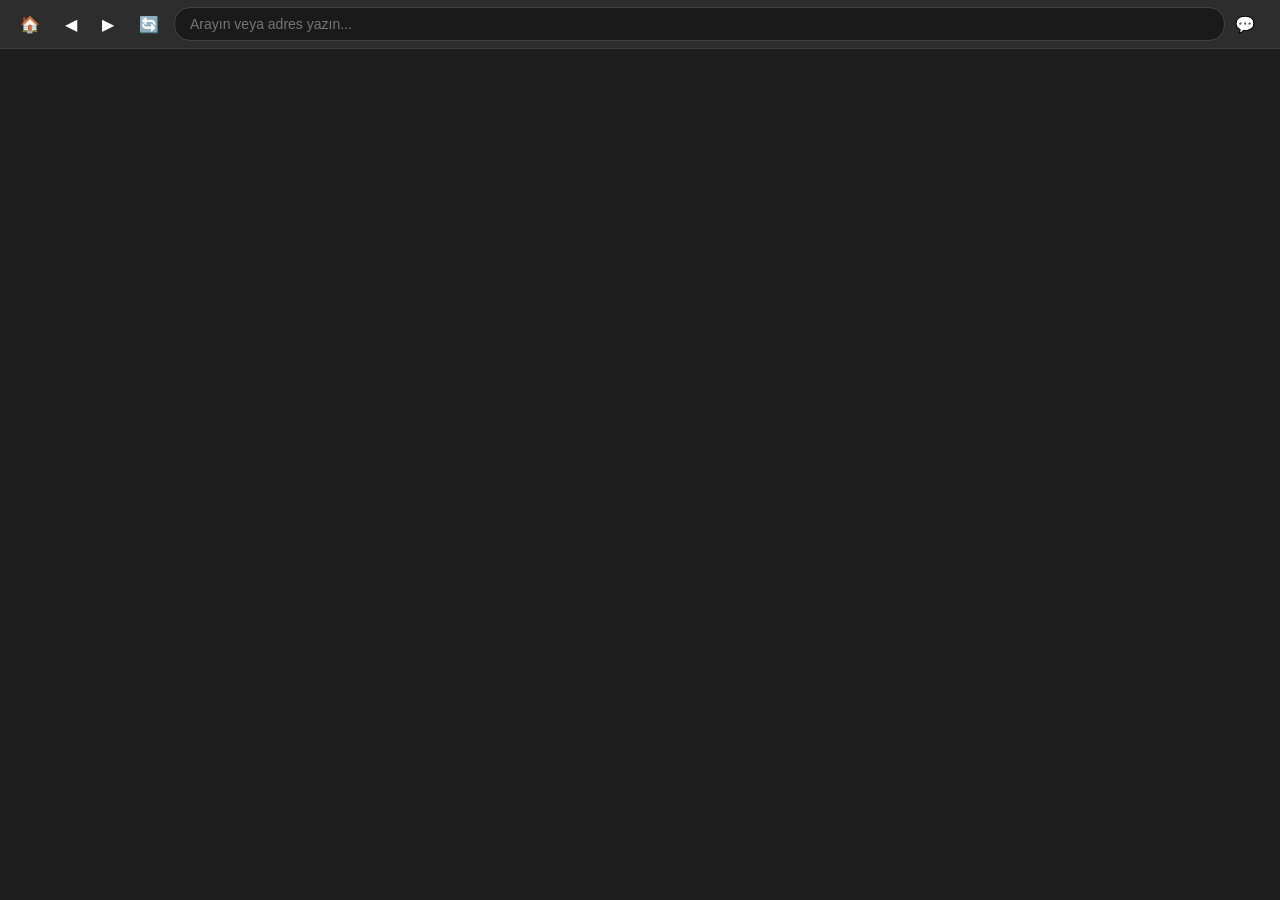
<file: index.html>
<!DOCTYPE html>
<html lang="tr">
<head>
  <meta charset="UTF-8">
  <title>Finebit Browser</title>
  <link rel="stylesheet" href="style.css">
  <style>
    /* Geri Bildirim Penceresi Stilleri */
    #feedback-modal {
      display: none;
      position: fixed;
      top: 50%;
      left: 50%;
      transform: translate(-50%, -50%);
      background: #1e293b;
      color: white;
      padding: 20px;
      border-radius: 12px;
      box-shadow: 0 10px 25px rgba(0,0,0,0.5);
      z-index: 9999;
      width: 320px;
      font-family: sans-serif;
    }
    #feedback-modal h3 { margin-top: 0; color: #38bdf8; }
    #feedback-modal input, #feedback-modal textarea {
      width: 100%;
      margin: 8px 0;
      padding: 8px;
      border-radius: 6px;
      border: 1px solid #475569;
      background: #0f172a;
      color: white;
      box-sizing: border-box;
    }
    #feedback-modal button.send-btn {
      width: 100%;
      background: #38bdf8;
      border: none;
      color: #0f172a;
      font-weight: bold;
      padding: 8px;
      border-radius: 6px;
      cursor: pointer;
    }
    #feedback-modal button.close-btn {
      background: transparent;
      border: none;
      color: #94a3b8;
      float: right;
      cursor: pointer;
      font-size: 16px;
    }
  </style>
</head>
<body>
  <div id="toolbar">
    <button id="home" title="Ana Sayfa">🏠</button>
    <button id="back">◀</button>
    <button id="forward">▶</button>
    <button id="reload">🔄</button>
    <input type="text" id="url-input" placeholder="Arayın veya adres yazın...">
    <button id="feedback-btn" title="Hata / Geri Bildirim Yap">💬</button>
  </div>

  <webview id="browser-view" src="home.html"></webview>

  <!-- Finebit İçi Hata Bildirim Penceresi -->
  <div id="feedback-modal">
    <button class="close-btn" id="close-feedback">✖</button>
    <h3>Finebit Geri Bildirim</h3>
    <form action="https://formspree.io/f/xoeevjqn" method="POST">
      <input type="email" name="email" placeholder="E-posta adresiniz" required>
      <textarea name="message" rows="4" placeholder="Karşılaştığınız hatayı veya önerinizi yazın..." required></textarea>
      <button type="submit" class="send-btn">Gönder</button>
    </form>
  </div>

  <script>
    const webview = document.getElementById('browser-view');
    const urlInput = document.getElementById('url-input');
    const homeBtn = document.getElementById('home');
    const backBtn = document.getElementById('back');
    const forwardBtn = document.getElementById('forward');
    const reloadBtn = document.getElementById('reload');

    // Geri Bildirim Buton ve Modal Mantığı
    const feedbackBtn = document.getElementById('feedback-btn');
    const feedbackModal = document.getElementById('feedback-modal');
    const closeFeedback = document.getElementById('close-feedback');

    feedbackBtn.addEventListener('click', () => {
      feedbackModal.style.display = 'block';
    });

    closeFeedback.addEventListener('click', () => {
      feedbackModal.style.display = 'none';
    });

    webview.addEventListener('dom-ready', () => {
      let currentURL = webview.getURL();
      if (currentURL.endsWith('home.html')) {
        urlInput.value = '';
      } else {
        urlInput.value = currentURL;
      }
    });

    homeBtn.addEventListener('click', () => { webview.src = 'home.html'; });
    backBtn.addEventListener('click', () => { if (webview.canGoBack()) webview.goBack(); });
    forwardBtn.addEventListener('click', () => { if (webview.canGoForward()) webview.goForward(); });
    reloadBtn.addEventListener('click', () => { webview.reload(); });

    urlInput.addEventListener('keydown', (e) => {
      if (e.key === 'Enter') {
        let url = urlInput.value.trim();
        if (!url.startsWith('http://') && !url.startsWith('https://')) {
          url = 'https://' + url;
        }
        webview.src = url;
      }
    });
  </script>
</body>
</html>
</file>
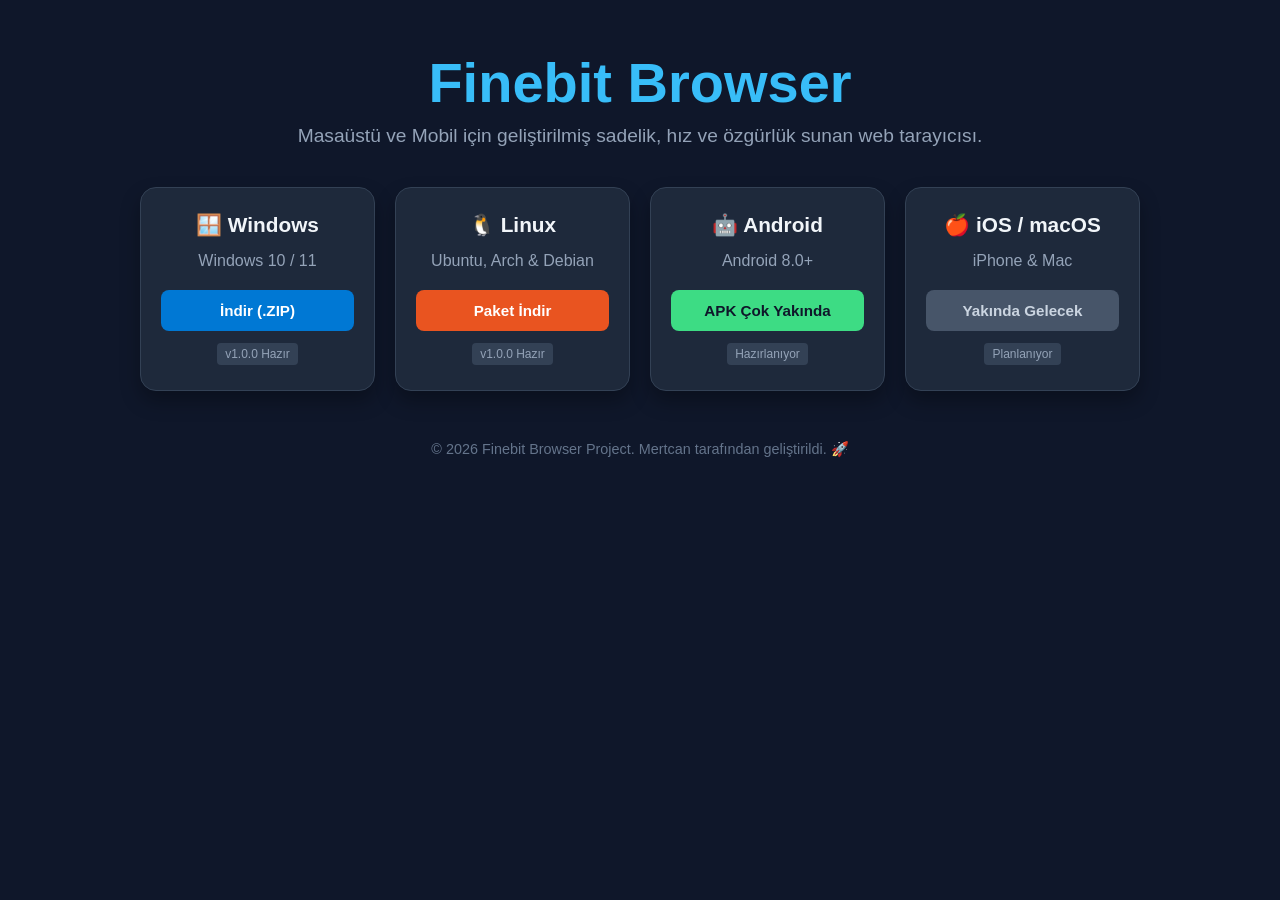
<file: landing.html>
<!DOCTYPE html>
<html lang="tr">
<head>
  <meta charset="UTF-8">
  <meta name="viewport" content="width=device-width, initial-scale=1.0">
  <title>Finebit Browser - Hızlı, Güvenli & Özgür Web</title>
  <style>
    * { box-sizing: border-box; margin: 0; padding: 0; }
    body {
      background: #0f172a;
      color: #f8fafc;
      font-family: 'Segoe UI', Tahoma, Geneva, Verdana, sans-serif;
      text-align: center;
      padding: 50px 20px;
    }
    .container { max-width: 1000px; margin: 0 auto; }
    h1 { font-size: 3.5rem; color: #38bdf8; margin-bottom: 10px; }
    p.subtitle { font-size: 1.2rem; color: #94a3b8; margin-bottom: 40px; }
    
    .download-grid {
      display: grid;
      grid-template-columns: repeat(auto-fit, minmax(220px, 1fr));
      gap: 20px;
      margin-bottom: 50px;
    }
    .card {
      background: #1e293b;
      padding: 25px 20px;
      border-radius: 16px;
      border: 1px solid #334155;
      box-shadow: 0 10px 20px rgba(0,0,0,0.3);
      transition: transform 0.2s, border-color 0.2s;
    }
    .card:hover { transform: translateY(-5px); border-color: #38bdf8; }
    .card h3 { margin-bottom: 15px; font-size: 1.3rem; color: #f1f5f9; }
    
    .btn {
      display: inline-block;
      width: 100%;
      padding: 12px;
      border-radius: 8px;
      text-decoration: none;
      font-weight: bold;
      font-size: 0.95rem;
      transition: background 0.2s;
    }
    .btn-win { background: #0078d4; color: white; }
    .btn-win:hover { background: #005a9e; }
    
    .btn-linux { background: #e95420; color: white; }
    .btn-linux:hover { background: #c34113; }
    
    .btn-android { background: #3ddc84; color: #0f172a; }
    .btn-android:hover { background: #32b86c; }

    .btn-disabled { background: #475569; color: #cbd5e1; cursor: not-allowed; }

    .badge {
      display: inline-block;
      padding: 4px 8px;
      background: #334155;
      font-size: 0.75rem;
      border-radius: 4px;
      margin-top: 12px;
      color: #94a3b8;
    }

    footer { color: #64748b; margin-top: 50px; font-size: 0.9rem; }
  </style>
</head>
<body>
  <div class="container">
    <h1>Finebit Browser</h1>
    <p class="subtitle">Masaüstü ve Mobil için geliştirilmiş sadelik, hız ve özgürlük sunan web tarayıcısı.</p>

    <div class="download-grid">
      <!-- Windows Card -->
      <div class="card">
        <h3>🪟 Windows</h3>
        <p style="color: #94a3b8; margin-bottom: 20px;">Windows 10 / 11</p>
        <a href="Finebit-1.0.0-win.zip" class="btn btn-win">İndir (.ZIP)</a>
        <span class="badge">v1.0.0 Hazır</span>
      </div>

      <!-- Linux Card -->
      <div class="card">
        <h3>🐧 Linux</h3>
        <p style="color: #94a3b8; margin-bottom: 20px;">Ubuntu, Arch & Debian</p>
        <a href="#" class="btn btn-linux">Paket İndir</a>
        <span class="badge">v1.0.0 Hazır</span>
      </div>

      <!-- Android Card -->
      <div class="card">
        <h3>🤖 Android</h3>
        <p style="color: #94a3b8; margin-bottom: 20px;">Android 8.0+</p>
        <a href="#" class="btn btn-android">APK Çok Yakında</a>
        <span class="badge">Hazırlanıyor</span>
      </div>

      <!-- iOS / macOS Card -->
      <div class="card">
        <h3>🍎 iOS / macOS</h3>
        <p style="color: #94a3b8; margin-bottom: 20px;">iPhone & Mac</p>
        <a href="#" class="btn btn-disabled">Yakında Gelecek</a>
        <span class="badge">Planlanıyor</span>
      </div>
    </div>

    <footer>
      &copy; 2026 Finebit Browser Project. Mertcan tarafından geliştirildi. 🚀
    </footer>
  </div>
</body>
</html>
</file>
<file: style.css>
body, html {
    margin: 0;
    padding: 0;
    height: 100%;
    background-color: #1e1e1e;
    font-family: sans-serif;
    overflow: hidden;
}

#toolbar {
    display: flex;
    align-items: center;
    height: 48px;
    background-color: #2d2d2d;
    padding: 0 10px;
    border-bottom: 1px solid #3d3d3d;
}

#toolbar button {
    background: none;
    border: none;
    color: #fff;
    font-size: 16px;
    cursor: pointer;
    padding: 6px 10px;
    border-radius: 4px;
    margin-right: 5px;
}

#toolbar button:hover {
    background-color: #3d3d3d;
}

#url-input {
    flex: 1;
    height: 32px;
    background-color: #1a1a1a;
    border: 1px solid #444;
    border-radius: 16px;
    color: #fff;
    padding: 0 15px;
    font-size: 14px;
    outline: none;
}

#url-input:focus {
    border-color: #61afef;
}

#browser-view {
    width: 100%;
    height: calc(100vh - 48px);
    background-color: #fff;
}
</file>
